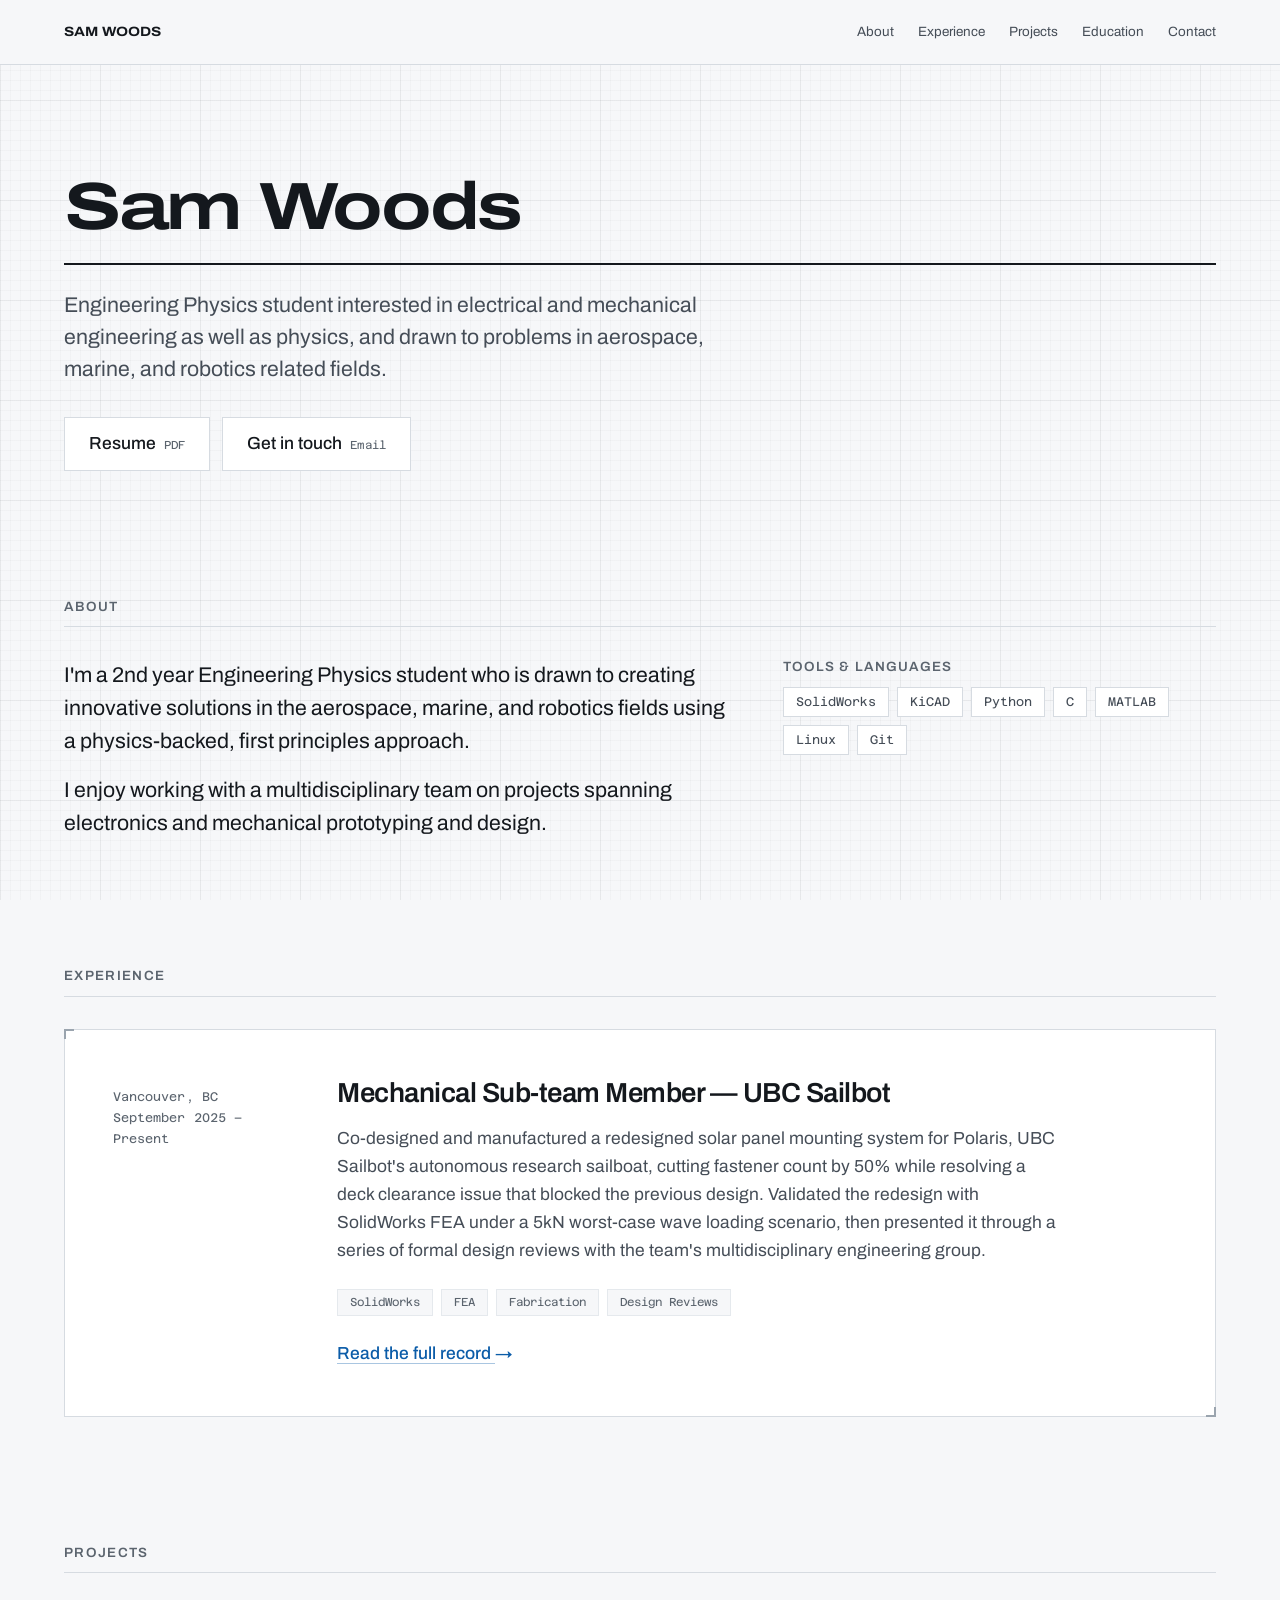
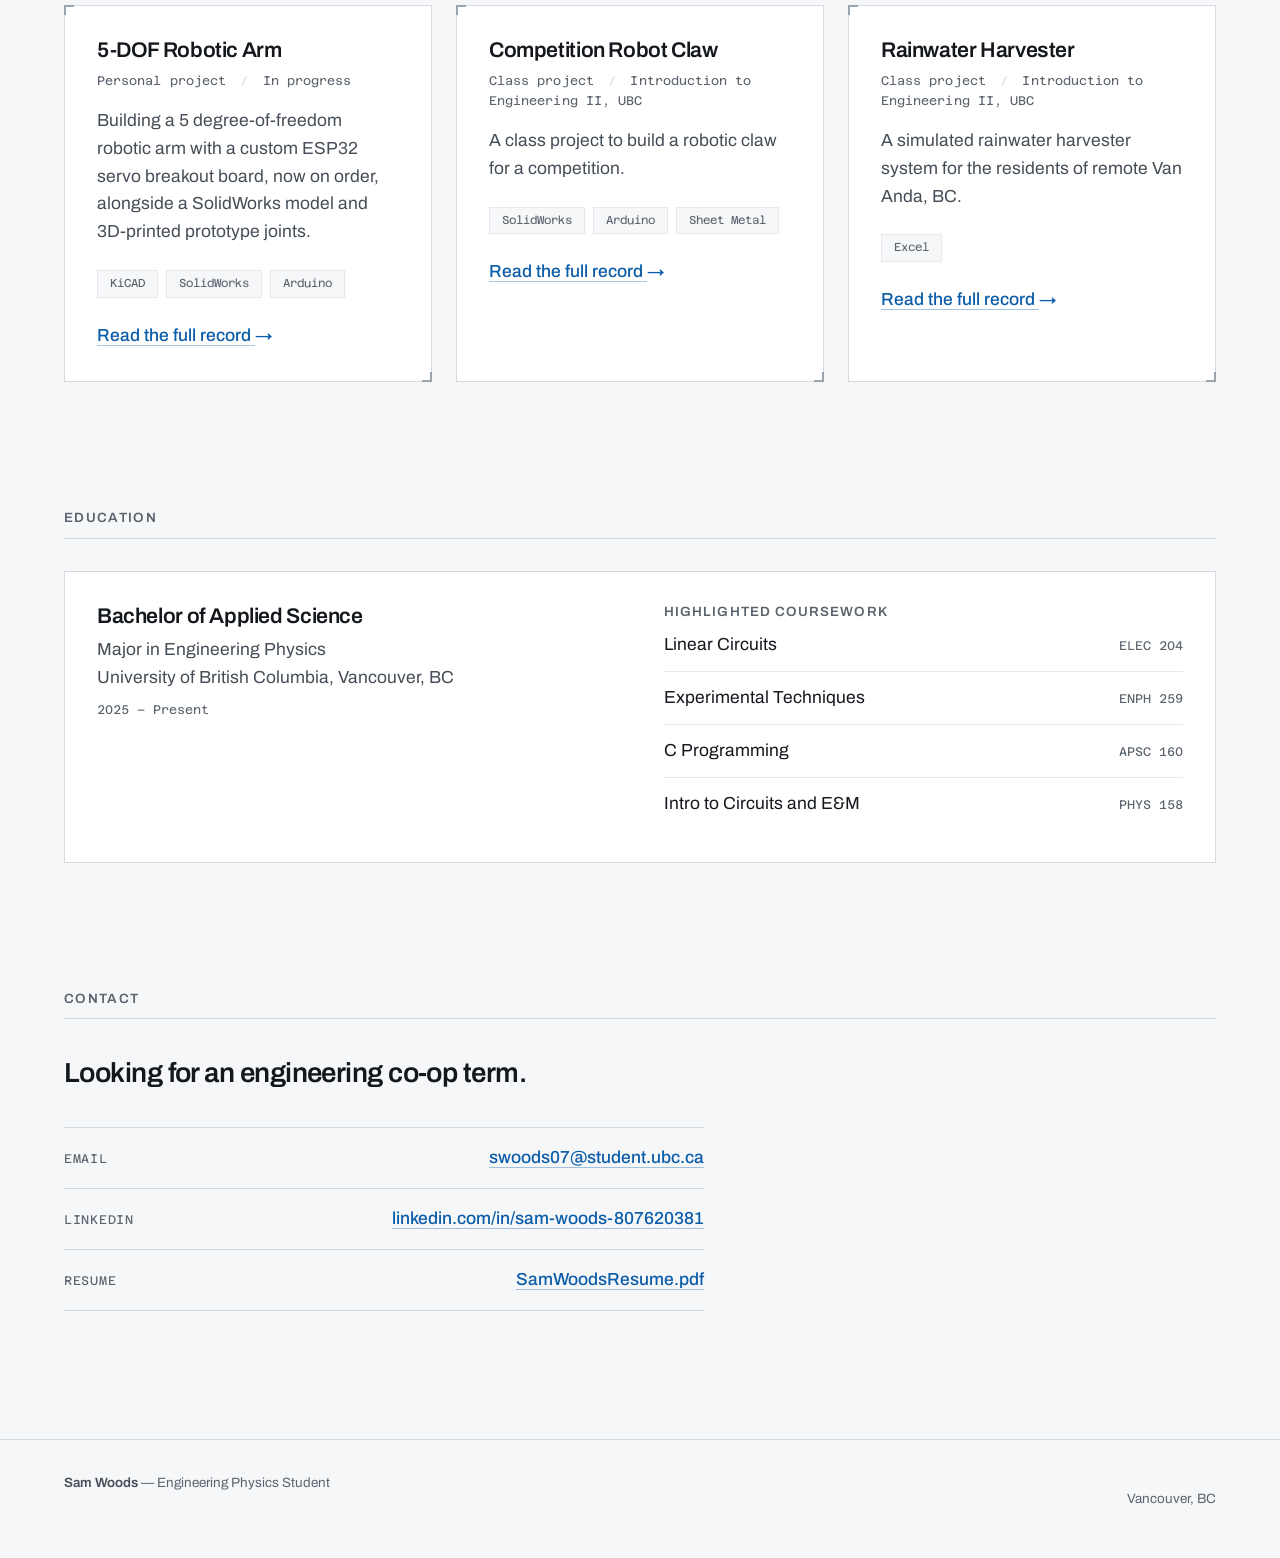
<file: index.html>
<!DOCTYPE html>
<html lang="en" >
<head>
<meta charset="utf-8">
<meta name="viewport" content="width=device-width, initial-scale=1">
<title>Sam Woods — Engineering Physics</title>
<meta name="description" content="Sam Woods, a second-year Engineering Physics student at UBC, working on mechanical design, embedded electronics, and manufacturing through UBC Sailbot and personal robotics projects.">
<meta name="author" content="Sam Woods">
<meta property="og:title" content="Sam Woods — Engineering Physics">
<meta property="og:description" content="Second-year Engineering Physics student at UBC. Mechanical design, embedded electronics, and manufacturing, through UBC Sailbot and personal robotics projects.">
<meta property="og:type" content="profile">
<link rel="preconnect" href="https://fonts.googleapis.com">
<link rel="preconnect" href="https://fonts.gstatic.com" crossorigin>
<link href="https://fonts.googleapis.com/css2?family=Archivo:wdth,wght@100..125,400..700&family=Azeret+Mono:wght@400..600&display=swap" rel="stylesheet">
<link rel="stylesheet" href="assets/site.css">
<script>document.documentElement.className += " js";</script>
</head>
<body>

<a class="skip-link" href="#main">Skip to content</a>

<header class="nav">
  <div class="shell nav__inner">
    <a class="nav__mark" href="index.html">Sam Woods</a>
    <nav aria-label="Sections">
      <ul class="nav__links">
        <li><a href="#about">About</a></li>
        <li><a href="#experience">Experience</a></li>
        <li><a href="#projects">Projects</a></li>
        <li><a href="#education">Education</a></li>
        <li><a href="#contact">Contact</a></li>
      </ul>
    </nav>
  </div>
</header>

<main id="main">

  <!-- Hero ---------------------------------------------------------------->
  <section class="hero shell">
    <h1 class="hero__name">Sam Woods</h1>
    <div class="hero__rule"></div>
    <p class="hero__lede">
      Engineering Physics student interested in electrical and mechanical
      engineering as well as physics, and drawn to problems in aerospace,
      marine, and robotics related fields.
    </p>
    <div class="hero__actions">
      <a class="action" href="assets/SamWoodsResume.pdf">
        Resume <span class="action__meta">PDF</span>
      </a>
      <a class="action" href="mailto:swoods07@student.ubc.ca">
        Get in touch <span class="action__meta">Email</span>
      </a>
    </div>
  </section>

  <!-- About --------------------------------------------------------------->
  <section class="section shell" id="about">
    <div class="section__head">
      <h2 class="section__title">About</h2>
      <div class="section__rule"></div>
    </div>

    <div class="about">
      <div class="about__body prose">
        <p>
          I'm a 2nd year Engineering Physics student who is drawn to creating
          innovative solutions in the aerospace, marine, and robotics fields
          using a physics-backed, first principles approach.
        </p>
        <p>
          I enjoy working with a multidisciplinary team on projects spanning
          electronics and mechanical prototyping and design.
        </p>
      </div>

      <div class="skills">
        <h3 class="skills__heading">Tools &amp; languages</h3>
        <ul class="skills__list">
          <li>SolidWorks</li>
          <li>KiCAD</li>
          <li>Python</li>
          <li>C</li>
          <li>MATLAB</li>
          <li>Linux</li>
          <li>Git</li>
        </ul>
      </div>
    </div>
  </section>

  <!-- Experience ---------------------------------------------------------->
  <section class="section shell" id="experience">
    <div class="section__head">
      <h2 class="section__title">Experience</h2>
      <div class="section__rule"></div>
    </div>

    <ul class="entries">
      <li>
        <article class="entry entry--lead">
          <p class="entry__meta entry__meta--side">
            Vancouver, BC<br>September 2025 – Present
          </p>
          <div class="entry__main">
            <h3 class="entry__title">
              <a href="sailbot.html">Mechanical Sub-team Member — UBC Sailbot</a>
            </h3>
            <p class="entry__body">
              Co-designed and manufactured a redesigned solar panel mounting
              system for Polaris, UBC Sailbot's autonomous research sailboat,
              cutting fastener count by 50% while resolving a deck clearance
              issue that blocked the previous design. Validated the redesign
              with SolidWorks FEA under a 5kN worst-case wave loading scenario,
              then presented it through a series of formal design reviews with
              the team's multidisciplinary engineering group.
            </p>
            <ul class="entry__tags">
              <li>SolidWorks</li>
              <li>FEA</li>
              <li>Fabrication</li>
              <li>Design Reviews</li>
            </ul>
            <a class="entry__more" href="sailbot.html">
              Read the full record <span class="arrow" aria-hidden="true">→</span>
            </a>
          </div>
        </article>
      </li>
    </ul>
  </section>

  <!-- Projects ------------------------------------------------------------>
  <section class="section shell" id="projects">
    <div class="section__head">
      <h2 class="section__title">Projects</h2>
      <div class="section__rule"></div>
    </div>

    <ul class="entries">

      <li>
        <article class="entry">
          <div class="entry__main">
            <h3 class="entry__title">
              <a href="arm.html">5-DOF Robotic Arm</a>
            </h3>
            <p class="entry__meta">
              Personal project <span class="sep">/</span> In progress
            </p>
            <p class="entry__body">
              Building a 5 degree-of-freedom robotic arm with a custom ESP32
              servo breakout board, now on order, alongside a SolidWorks
              model and 3D-printed prototype joints.
            </p>
            <ul class="entry__tags">
              <li>KiCAD</li>
              <li>SolidWorks</li>
              <li>Arduino</li>
            </ul>
            <a class="entry__more" href="arm.html">
              Read the full record <span class="arrow" aria-hidden="true">→</span>
            </a>
          </div>
        </article>
      </li>

      <li>
        <article class="entry">
          <div class="entry__main">
            <h3 class="entry__title">
              <a href="claw.html">Competition Robot Claw</a>
            </h3>
            <p class="entry__meta">
              Class project <span class="sep">/</span> Introduction to Engineering II, UBC
            </p>
            <p class="entry__body">
              A class project to build a robotic claw for a competition.
            </p>
            <ul class="entry__tags">
              <li>SolidWorks</li>
              <li>Arduino</li>
              <li>Sheet Metal</li>
            </ul>
            <a class="entry__more" href="claw.html">
              Read the full record <span class="arrow" aria-hidden="true">→</span>
            </a>
          </div>
        </article>
      </li>

      <li>
        <article class="entry">
          <div class="entry__main">
            <h3 class="entry__title">
              <a href="rainwater-harvester.html">Rainwater Harvester</a>
            </h3>
            <p class="entry__meta">
              Class project <span class="sep">/</span> Introduction to Engineering II, UBC
            </p>
            <p class="entry__body">
              A simulated rainwater harvester system for the residents of
              remote Van Anda, BC.
            </p>
            <ul class="entry__tags">
              <li>Excel</li>
            </ul>
            <a class="entry__more" href="rainwater-harvester.html">
              Read the full record <span class="arrow" aria-hidden="true">→</span>
            </a>
          </div>
        </article>
      </li>

    </ul>
  </section>

  <!-- Education ----------------------------------------------------------->
  <section class="section shell" id="education">
    <div class="section__head">
      <h2 class="section__title">Education</h2>
      <div class="section__rule"></div>
    </div>

    <div class="education">
      <div>
        <h3 class="education__degree">Bachelor of Applied Science</h3>
        <p class="education__school">
          Major in Engineering Physics<br>
          University of British Columbia, Vancouver, BC
        </p>
        <p class="education__dates">2025 – Present</p>
      </div>

      <div>
        <h3 class="skills__heading">Highlighted coursework</h3>
        <ul class="courses">
          <li><span>Linear Circuits</span> <span class="code">ELEC 204</span></li>
          <li><span>Experimental Techniques</span> <span class="code">ENPH 259</span></li>
          <li><span>C Programming</span> <span class="code">APSC 160</span></li>
          <li><span>Intro to Circuits and E&amp;M</span> <span class="code">PHYS 158</span></li>
        </ul>
      </div>
    </div>
  </section>

  <!-- Contact ------------------------------------------------------------->
  <section class="section shell" id="contact">
    <div class="section__head">
      <h2 class="section__title">Contact</h2>
      <div class="section__rule"></div>
    </div>

    <p class="contact__lede">
      Looking for an engineering co-op term.
    </p>

    <ul class="contact__list">
      <li>
        <span class="contact__key">Email</span>
        <a href="mailto:swoods07@student.ubc.ca">swoods07@student.ubc.ca</a>
      </li>
      <li>
        <span class="contact__key">LinkedIn</span>
        <a href="https://linkedin.com/in/sam-woods-807620381">linkedin.com/in/sam-woods-807620381</a>
      </li>
      <li>
        <span class="contact__key">Resume</span>
        <a href="assets/SamWoodsResume.pdf">SamWoodsResume.pdf</a>
      </li>
    </ul>
  </section>

</main>

<footer class="footer">
  <div class="shell footer__inner">
    <p><strong>Sam Woods</strong> — Engineering Physics Student</p>
    <p>Vancouver, BC</p>
  </div>
</footer>

<script src="assets/site.js"></script>
</body>
</html>
</file>
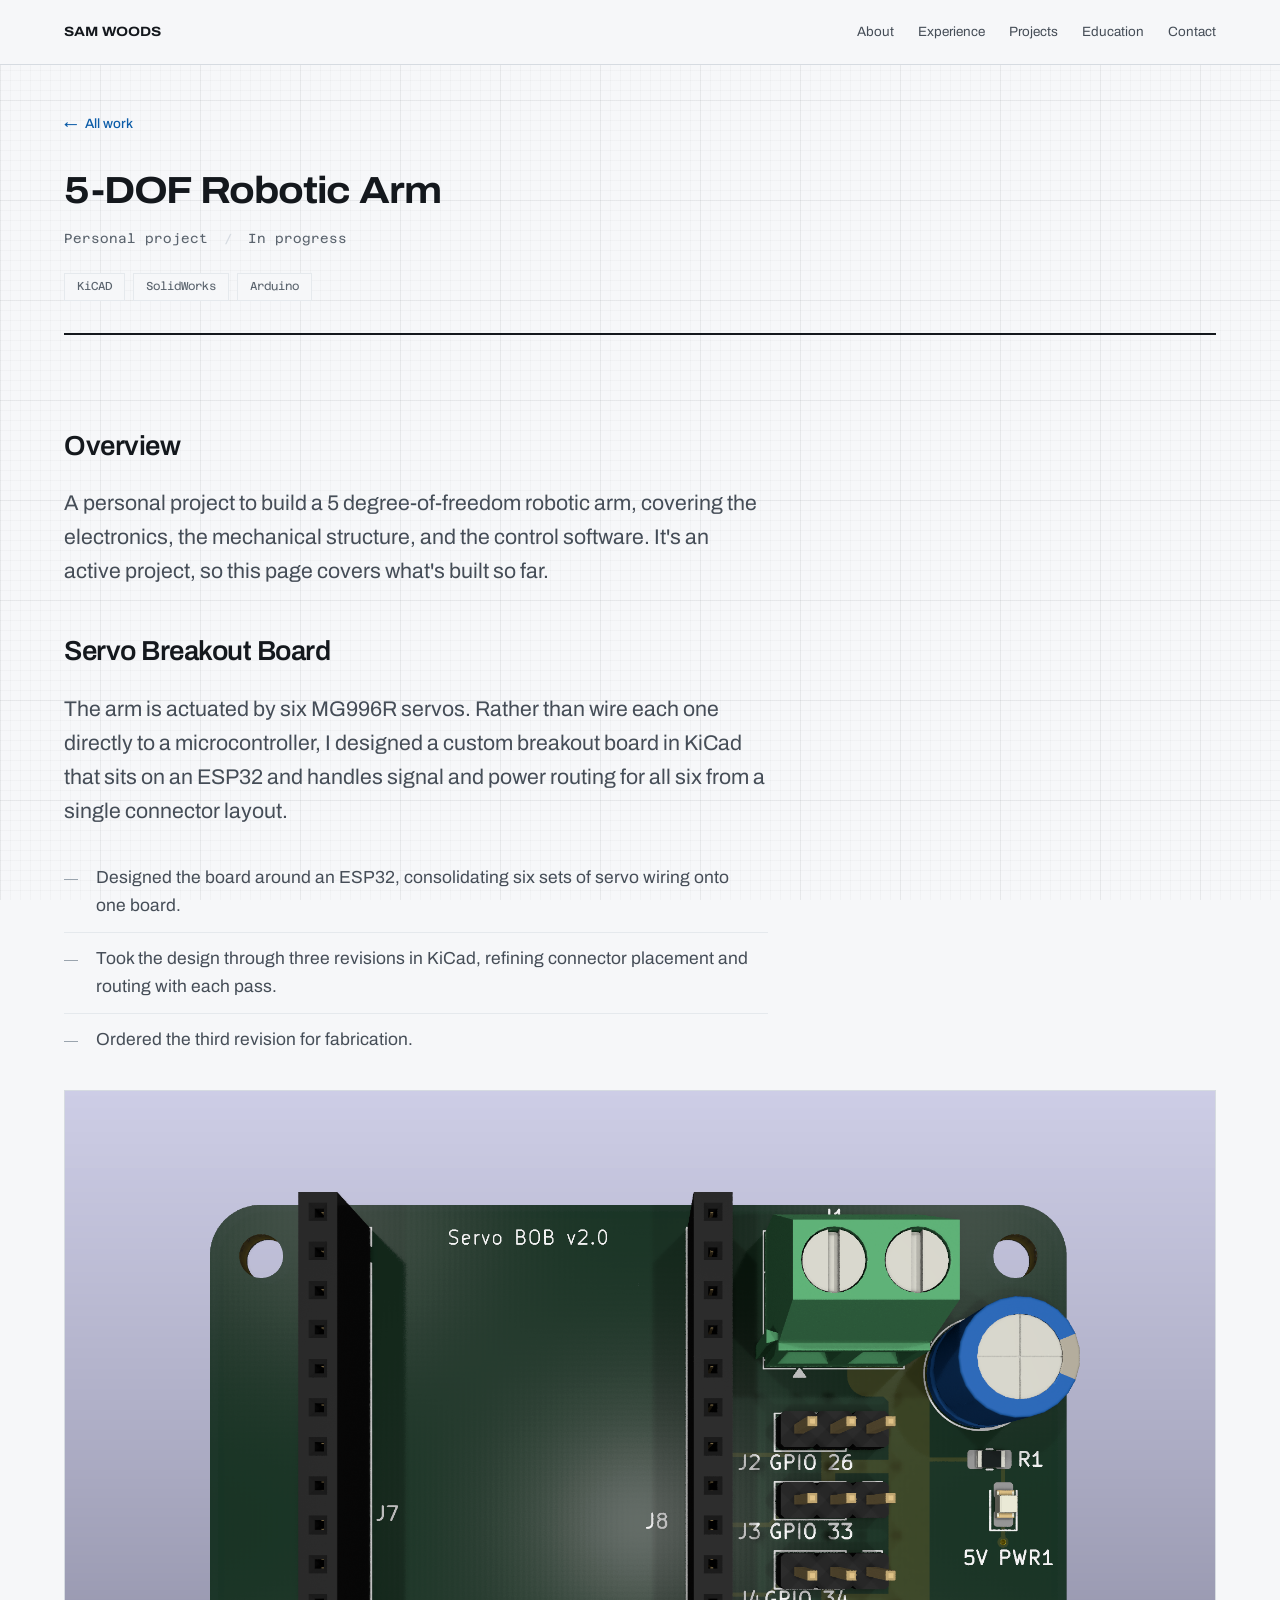
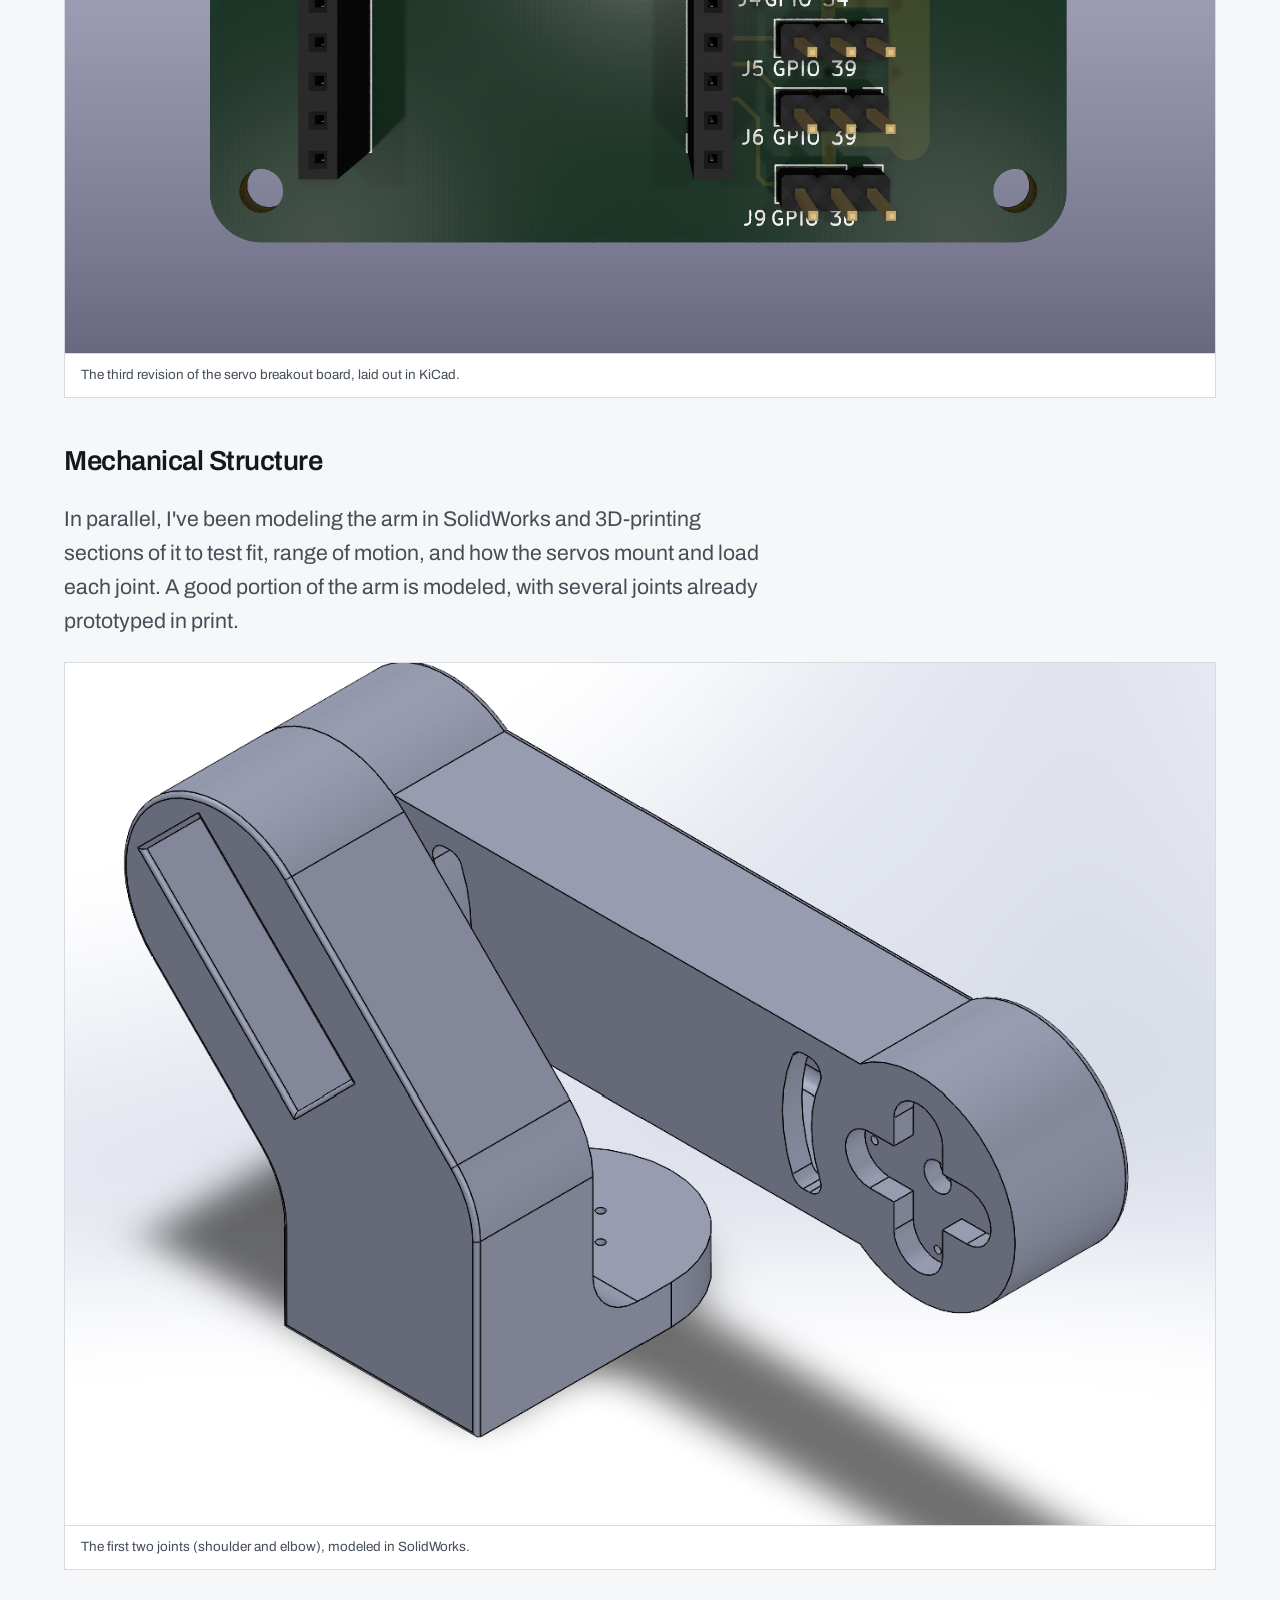
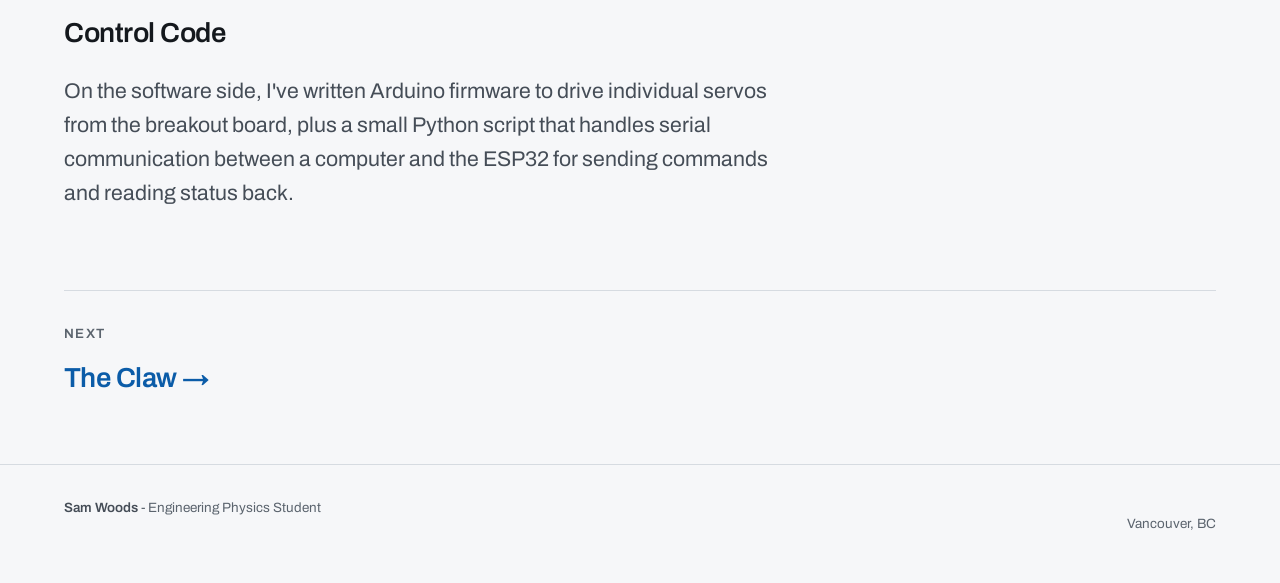
<file: arm.html>
<!DOCTYPE html>
<html lang="en">
<head>
<meta charset="utf-8">
<meta name="viewport" content="width=device-width, initial-scale=1">
<title>5-DOF Robotic Arm - Sam Woods</title>
<meta name="description" content="A custom ESP32 servo breakout board and a 3D-printed, SolidWorks-modeled mechanical structure for a 5 degree-of-freedom robotic arm.">
<meta property="og:title" content="5-DOF Robotic Arm - Sam Woods">
<meta property="og:description" content="A custom ESP32 servo breakout board and a 3D-printed mechanical structure for a 5 degree-of-freedom robotic arm.">
<meta property="og:type" content="article">
<link rel="preconnect" href="https://fonts.googleapis.com">
<link rel="preconnect" href="https://fonts.gstatic.com" crossorigin>
<link href="https://fonts.googleapis.com/css2?family=Archivo:wdth,wght@100..125,400..700&family=Azeret+Mono:wght@400..600&display=swap" rel="stylesheet">
<link rel="stylesheet" href="assets/site.css">
<script>document.documentElement.className += " js";</script>
</head>
<body>

<a class="skip-link" href="#main">Skip to content</a>

<header class="nav">
  <div class="shell nav__inner">
    <a class="nav__mark" href="index.html">Sam Woods</a>
    <nav aria-label="Sections">
      <ul class="nav__links">
        <li><a href="index.html#about">About</a></li>
        <li><a href="index.html#experience">Experience</a></li>
        <li><a href="index.html#projects">Projects</a></li>
        <li><a href="index.html#education">Education</a></li>
        <li><a href="index.html#contact">Contact</a></li>
      </ul>
    </nav>
  </div>
</header>

<main id="main" class="shell">

  <a class="back" href="index.html#projects">
    <span class="arrow" aria-hidden="true">←</span> All work
  </a>

  <div class="page-head">
    <h1 class="page-head__title">5-DOF Robotic Arm</h1>
    <p class="page-head__meta">
      Personal project <span class="sep">/</span> In progress
    </p>

    <ul class="entry__tags">
      <li>KiCAD</li>
      <li>SolidWorks</li>
      <li>Arduino</li>
    </ul>

    <div class="page-head__rule"></div>
  </div>

  <article class="doc">

    <section class="doc__section">
      <h2 class="doc__heading">Overview</h2>
      <div class="prose">
        <p>
          A personal project to build a 5 degree-of-freedom robotic arm,
          covering the electronics, the mechanical structure, and the control
          software. It's an active project, so this page covers what's built
          so far.
        </p>
      </div>
    </section>

    <section class="doc__section">
      <h2 class="doc__heading">Servo Breakout Board</h2>
      <div class="prose">
        <p>
          The arm is actuated by six MG996R servos. Rather than wire each one
          directly to a microcontroller, I designed a custom breakout board in
          KiCad that sits on an ESP32 and handles signal and power routing for
          all six from a single connector layout.
        </p>
      </div>

      <ul class="speclist">
        <li>
          Designed the board around an ESP32, consolidating six sets of servo
          wiring onto one board.
        </li>
        <li>
          Took the design through three revisions in KiCad, refining
          connector placement and routing with each pass.
        </li>
        <li>
          Ordered the third revision for fabrication.
        </li>
      </ul>

      <div class="plates">
        <figure class="plate">
          <img src="assets/img/board.png"
               alt="KiCad layout of the ESP32 servo breakout board"
               loading="lazy" width="800" height="600">
          <figcaption>
            The third revision of the servo breakout board, laid out in KiCad.
          </figcaption>
        </figure>
      </div>
    </section>

    <section class="doc__section">
      <h2 class="doc__heading">Mechanical Structure</h2>
      <div class="prose">
        <p>
          In parallel, I've been modeling the arm in SolidWorks and
          3D-printing sections of it to test fit, range of motion, and how the
          servos mount and load each joint. A good portion of the arm is
          modeled, with several joints already prototyped in print.
        </p>
      </div>

      <div class="plates">
        <figure class="plate">
          <img src="assets/img/arm.png"
               alt="SolidWorks model of the shoulder and elbow joints"
               loading="lazy" width="800" height="600">
          <figcaption>
            The first two joints (shoulder and elbow), modeled in SolidWorks.
          </figcaption>
        </figure>
      </div>
    </section>

    <section class="doc__section">
      <h2 class="doc__heading">Control Code</h2>
      <div class="prose">
        <p>
          On the software side, I've written Arduino firmware to drive
          individual servos from the breakout board, plus a small Python
          script that handles serial communication between a computer and the
          ESP32 for sending commands and reading status back.
        </p>
      </div>
    </section>

  </article>

  <div class="next-up">
    <p class="next-up__label">Next</p>
    <a class="next-up__link" href="claw.html">
      The Claw <span class="arrow" aria-hidden="true">→</span>
    </a>
  </div>

</main>

<footer class="footer">
  <div class="shell footer__inner">
    <p><strong>Sam Woods</strong> - Engineering Physics Student</p>
    <p>Vancouver, BC</p>
  </div>
</footer>

<script src="assets/site.js"></script>
</body>
</html>
</file>
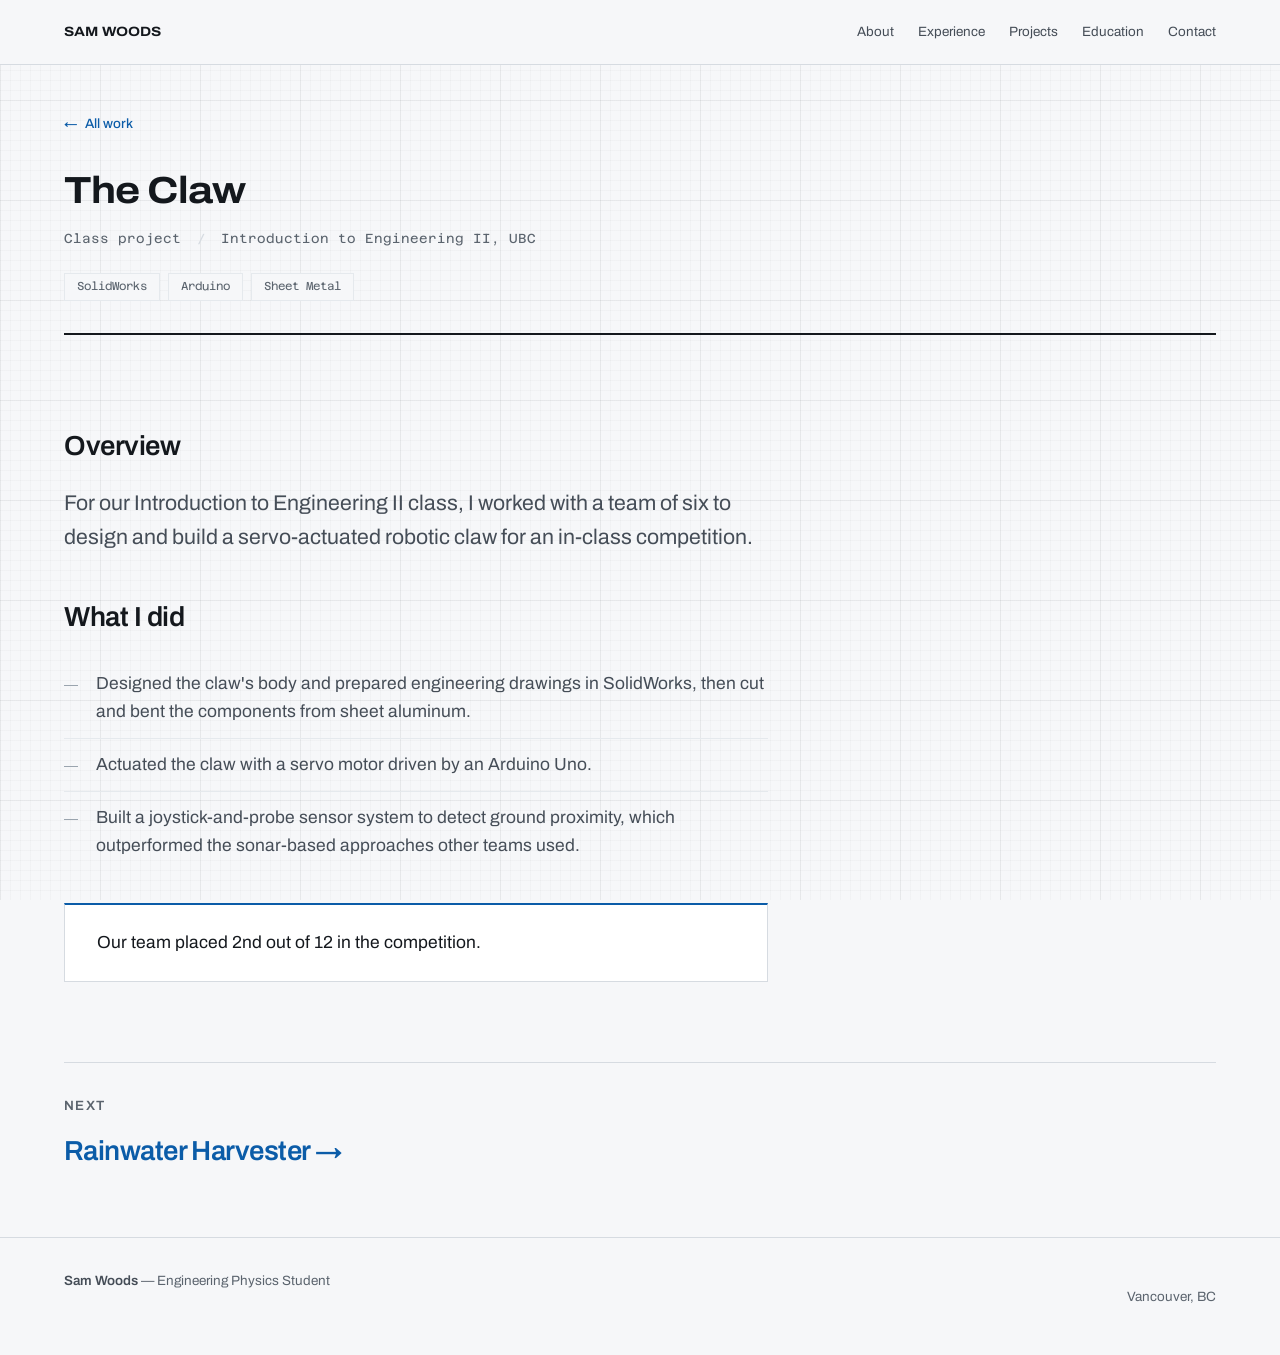
<file: claw.html>
<!DOCTYPE html>
<html lang="en">
<head>
<meta charset="utf-8">
<meta name="viewport" content="width=device-width, initial-scale=1">
<title>Competition Robot Claw— Sam Woods</title>
<meta name="description" content="A servo-actuated robotic claw built with a team of six for an in-class competition, with a joystick-and-probe ground detection sensor.">
<meta property="og:title" content="The Claw — Sam Woods">
<meta property="og:description" content="A servo-actuated robotic claw built with a team of six for an in-class competition.">
<meta property="og:type" content="article">
<link rel="preconnect" href="https://fonts.googleapis.com">
<link rel="preconnect" href="https://fonts.gstatic.com" crossorigin>
<link href="https://fonts.googleapis.com/css2?family=Archivo:wdth,wght@100..125,400..700&family=Azeret+Mono:wght@400..600&display=swap" rel="stylesheet">
<link rel="stylesheet" href="assets/site.css">
<script>document.documentElement.className += " js";</script>
</head>
<body>

<a class="skip-link" href="#main">Skip to content</a>

<header class="nav">
  <div class="shell nav__inner">
    <a class="nav__mark" href="index.html">Sam Woods</a>
    <nav aria-label="Sections">
      <ul class="nav__links">
        <li><a href="index.html#about">About</a></li>
        <li><a href="index.html#experience">Experience</a></li>
        <li><a href="index.html#projects">Projects</a></li>
        <li><a href="index.html#education">Education</a></li>
        <li><a href="index.html#contact">Contact</a></li>
      </ul>
    </nav>
  </div>
</header>

<main id="main" class="shell">

  <a class="back" href="index.html#projects">
    <span class="arrow" aria-hidden="true">←</span> All work
  </a>

  <div class="page-head">
    <h1 class="page-head__title">The Claw</h1>
    <p class="page-head__meta">
      Class project <span class="sep">/</span> Introduction to Engineering II, UBC
    </p>

    <ul class="entry__tags">
      <li>SolidWorks</li>
      <li>Arduino</li>
      <li>Sheet Metal</li>
    </ul>

    <div class="page-head__rule"></div>
  </div>

  <article class="doc">

    <section class="doc__section">
      <h2 class="doc__heading">Overview</h2>
      <div class="prose">
        <p>
          For our Introduction to Engineering II class, I worked with a team of
          six to design and build a servo-actuated robotic claw for an in-class
          competition.
        </p>
      </div>
    </section>

    <section class="doc__section">
      <h2 class="doc__heading">What I did</h2>
      <ul class="speclist">
        <li>
          Designed the claw's body and prepared engineering drawings in
          SolidWorks, then cut and bent the components from sheet aluminum.
        </li>
        <li>
          Actuated the claw with a servo motor driven by an Arduino Uno.
        </li>
        <li>
          Built a joystick-and-probe sensor system to detect ground proximity,
          which outperformed the sonar-based approaches other teams used.
        </li>
      </ul>

      <div class="callout">
        <p>Our team placed 2nd out of 12 in the competition.</p>
      </div>
    </section>

  </article>

  <div class="next-up">
    <p class="next-up__label">Next</p>
    <a class="next-up__link" href="rainwater-harvester.html">
      Rainwater Harvester <span class="arrow" aria-hidden="true">→</span>
    </a>
  </div>

</main>

<footer class="footer">
  <div class="shell footer__inner">
    <p><strong>Sam Woods</strong> — Engineering Physics Student</p>
    <p>Vancouver, BC</p>
  </div>
</footer>

<script src="assets/site.js"></script>
</body>
</html>
</file>
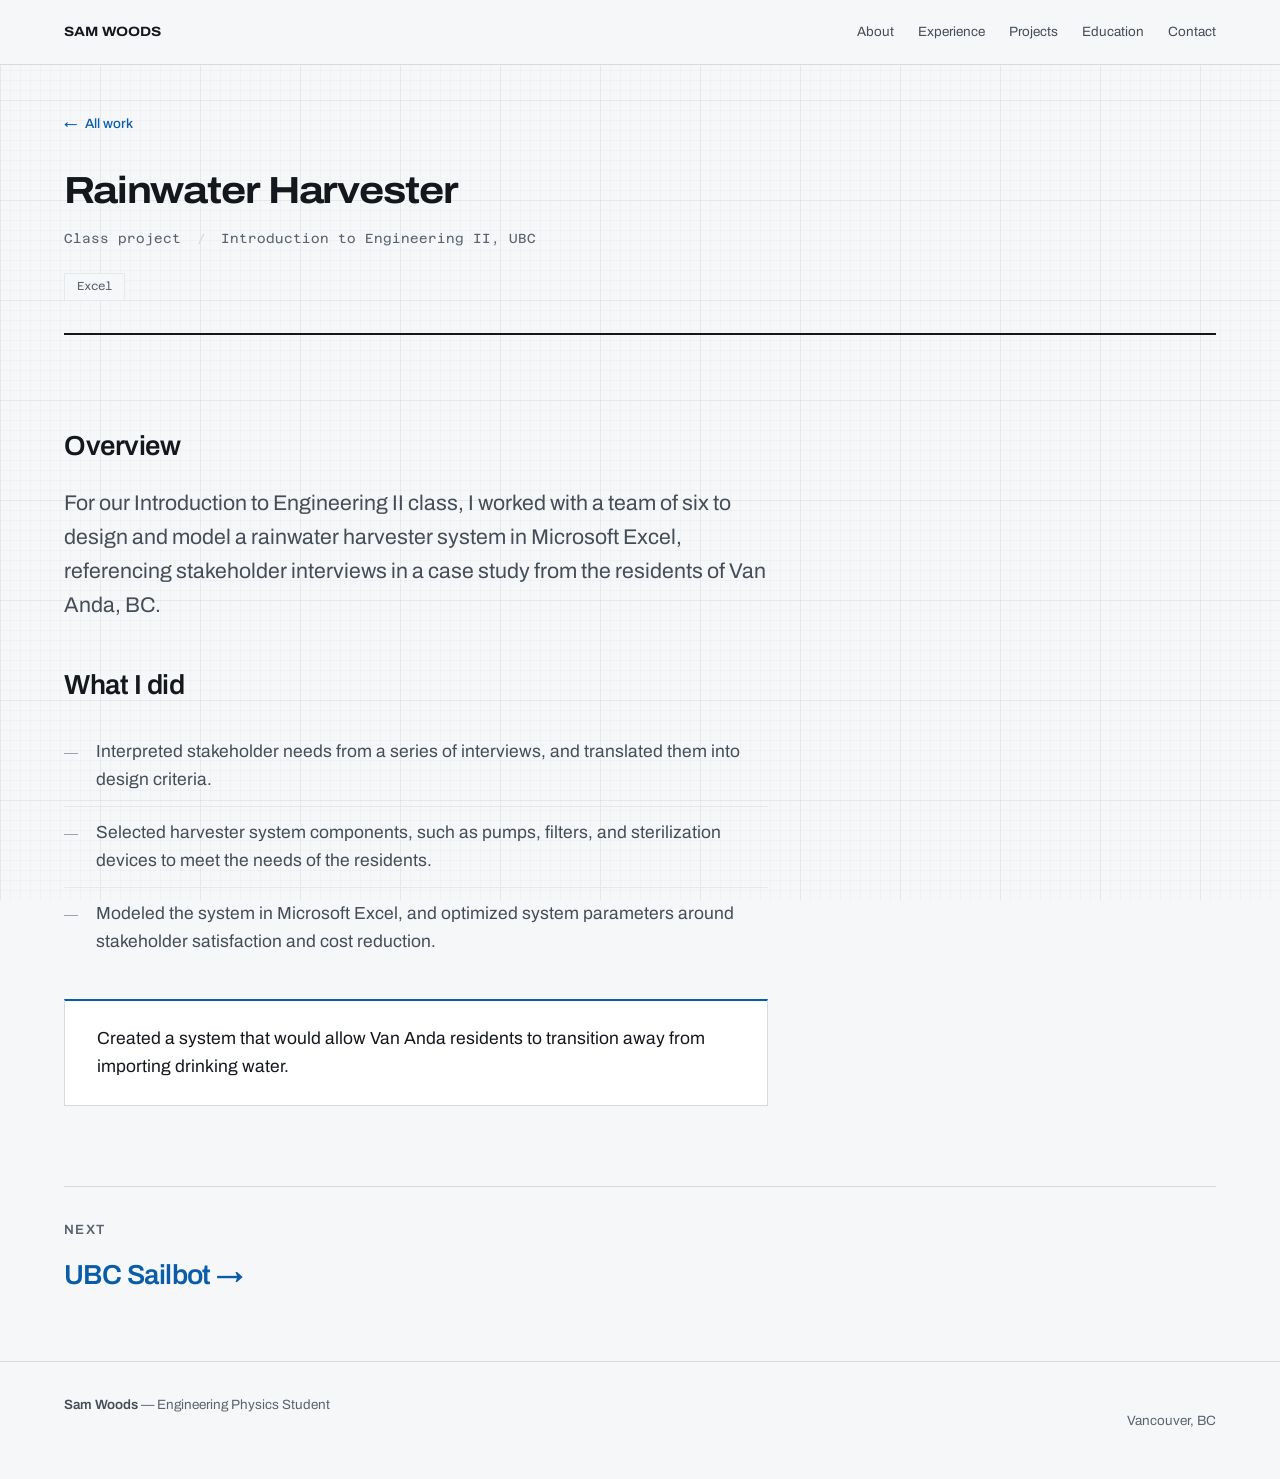
<file: rainwater-harvester.html>
<!DOCTYPE html>
<html lang="en">
<head>
<meta charset="utf-8">
<meta name="viewport" content="width=device-width, initial-scale=1">
<title>Rainwater Harvester — Sam Woods</title>
<meta name="description" content="A simulated rainwater harvester system modelled in Excel for the residents of remote Van Anda, BC, optimised around stakeholder satisfaction and cost.">
<meta property="og:title" content="Rainwater Harvester — Sam Woods">
<meta property="og:description" content="A simulated rainwater harvester system for the residents of remote Van Anda, BC.">
<meta property="og:type" content="article">
<link rel="preconnect" href="https://fonts.googleapis.com">
<link rel="preconnect" href="https://fonts.gstatic.com" crossorigin>
<link href="https://fonts.googleapis.com/css2?family=Archivo:wdth,wght@100..125,400..700&family=Azeret+Mono:wght@400..600&display=swap" rel="stylesheet">
<link rel="stylesheet" href="assets/site.css">
<script>document.documentElement.className += " js";</script>
</head>
<body>

<a class="skip-link" href="#main">Skip to content</a>

<header class="nav">
  <div class="shell nav__inner">
    <a class="nav__mark" href="index.html">Sam Woods</a>
    <nav aria-label="Sections">
      <ul class="nav__links">
        <li><a href="index.html#about">About</a></li>
        <li><a href="index.html#experience">Experience</a></li>
        <li><a href="index.html#projects">Projects</a></li>
        <li><a href="index.html#education">Education</a></li>
        <li><a href="index.html#contact">Contact</a></li>
      </ul>
    </nav>
  </div>
</header>

<main id="main" class="shell">

  <a class="back" href="index.html#projects">
    <span class="arrow" aria-hidden="true">←</span> All work
  </a>

  <div class="page-head">
    <h1 class="page-head__title">Rainwater Harvester</h1>
    <p class="page-head__meta">
      Class project <span class="sep">/</span> Introduction to Engineering II, UBC
    </p>

    <ul class="entry__tags">
      <li>Excel</li>
    </ul>

    <div class="page-head__rule"></div>
  </div>

  <article class="doc">

    <section class="doc__section">
      <h2 class="doc__heading">Overview</h2>
      <div class="prose">
        <p>
          For our Introduction to Engineering II class, I worked with a team of
          six to design and model a rainwater harvester system in Microsoft
          Excel, referencing stakeholder interviews in a case study from the
          residents of Van Anda, BC.
        </p>
      </div>
    </section>

    <section class="doc__section">
      <h2 class="doc__heading">What I did</h2>
      <ul class="speclist">
        <li>
          Interpreted stakeholder needs from a series of interviews, and
          translated them into design criteria.
        </li>
        <li>
          Selected harvester system components, such as pumps, filters, and
          sterilization devices to meet the needs of the residents.
        </li>
        <li>
          Modeled the system in Microsoft Excel, and optimized system parameters
          around stakeholder satisfaction and cost reduction.
        </li>
      </ul>

      <div class="callout">
        <p>
          Created a system that would allow Van Anda residents to transition
          away from importing drinking water.
        </p>
      </div>
    </section>

  </article>

  <div class="next-up">
    <p class="next-up__label">Next</p>
    <a class="next-up__link" href="sailbot.html">
      UBC Sailbot <span class="arrow" aria-hidden="true">→</span>
    </a>
  </div>

</main>

<footer class="footer">
  <div class="shell footer__inner">
    <p><strong>Sam Woods</strong> — Engineering Physics Student</p>
    <p>Vancouver, BC</p>
  </div>
</footer>

<script src="assets/site.js"></script>
</body>
</html>
</file>
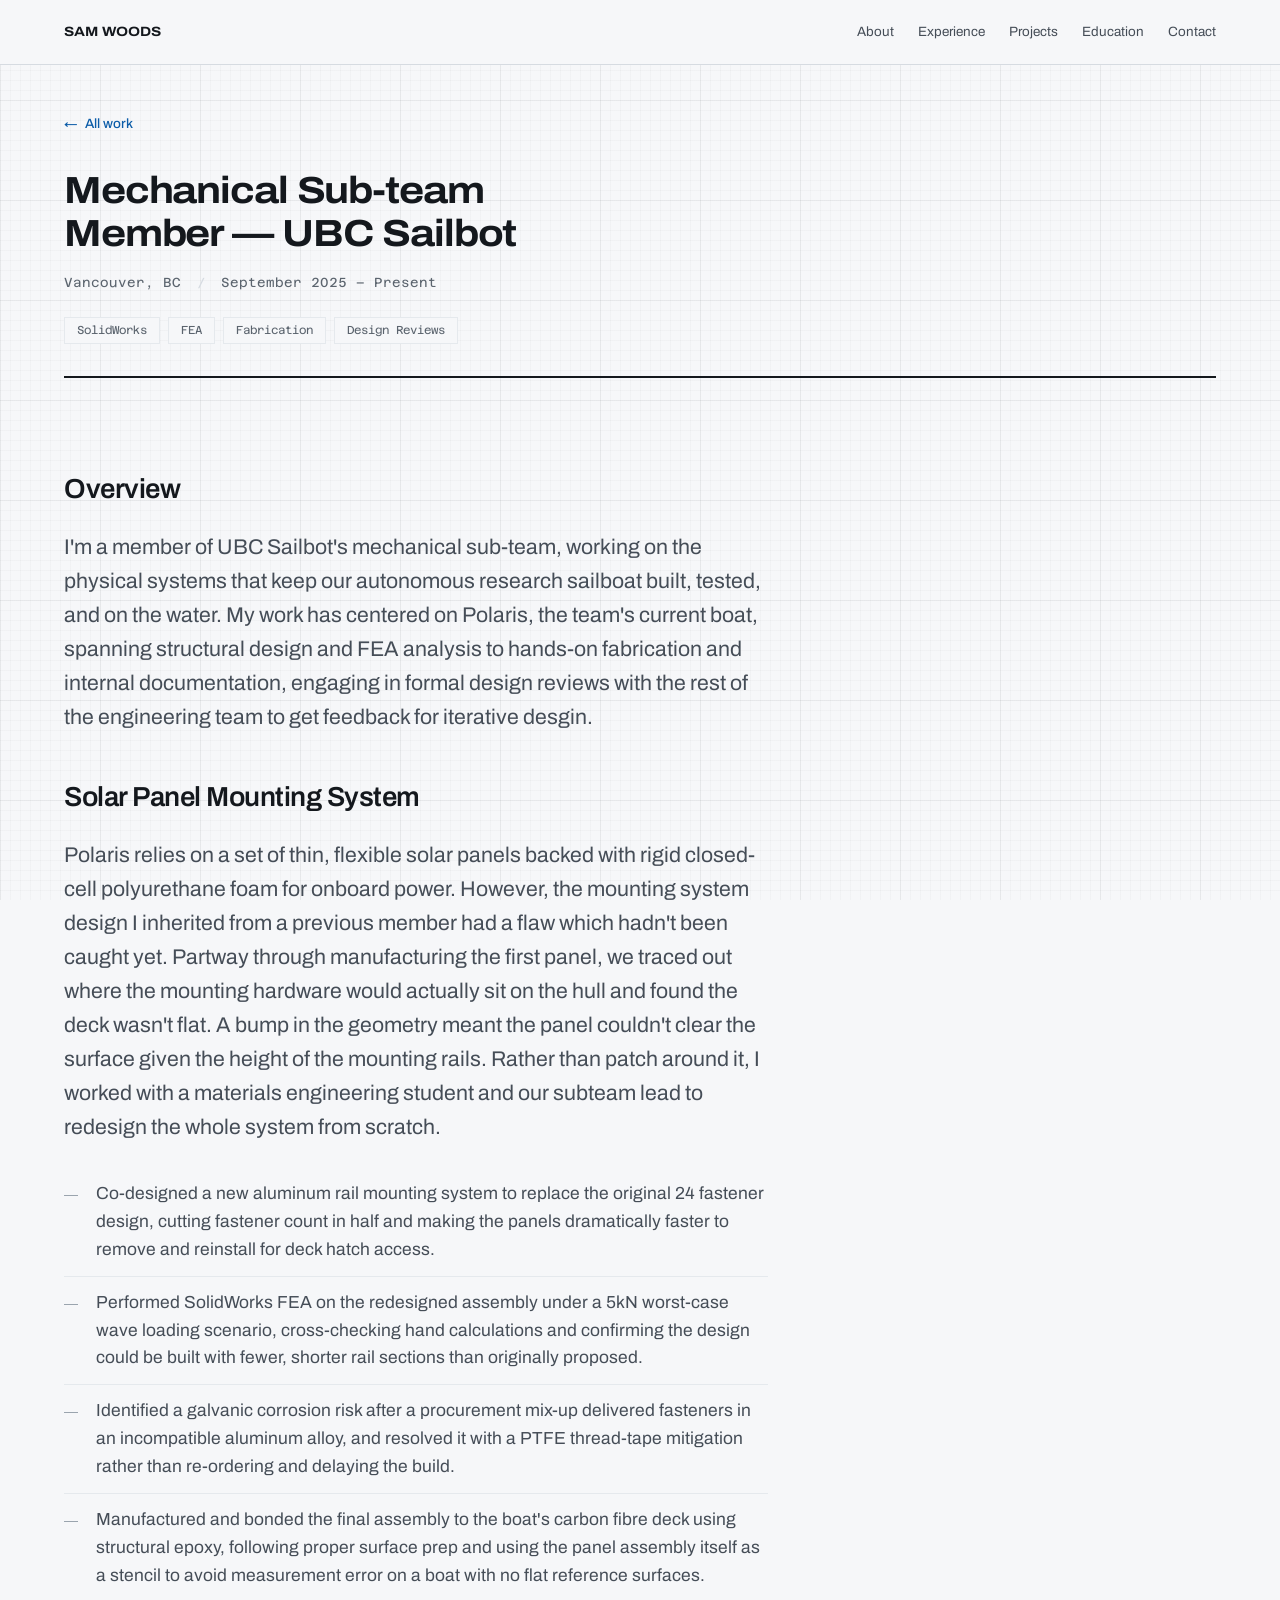
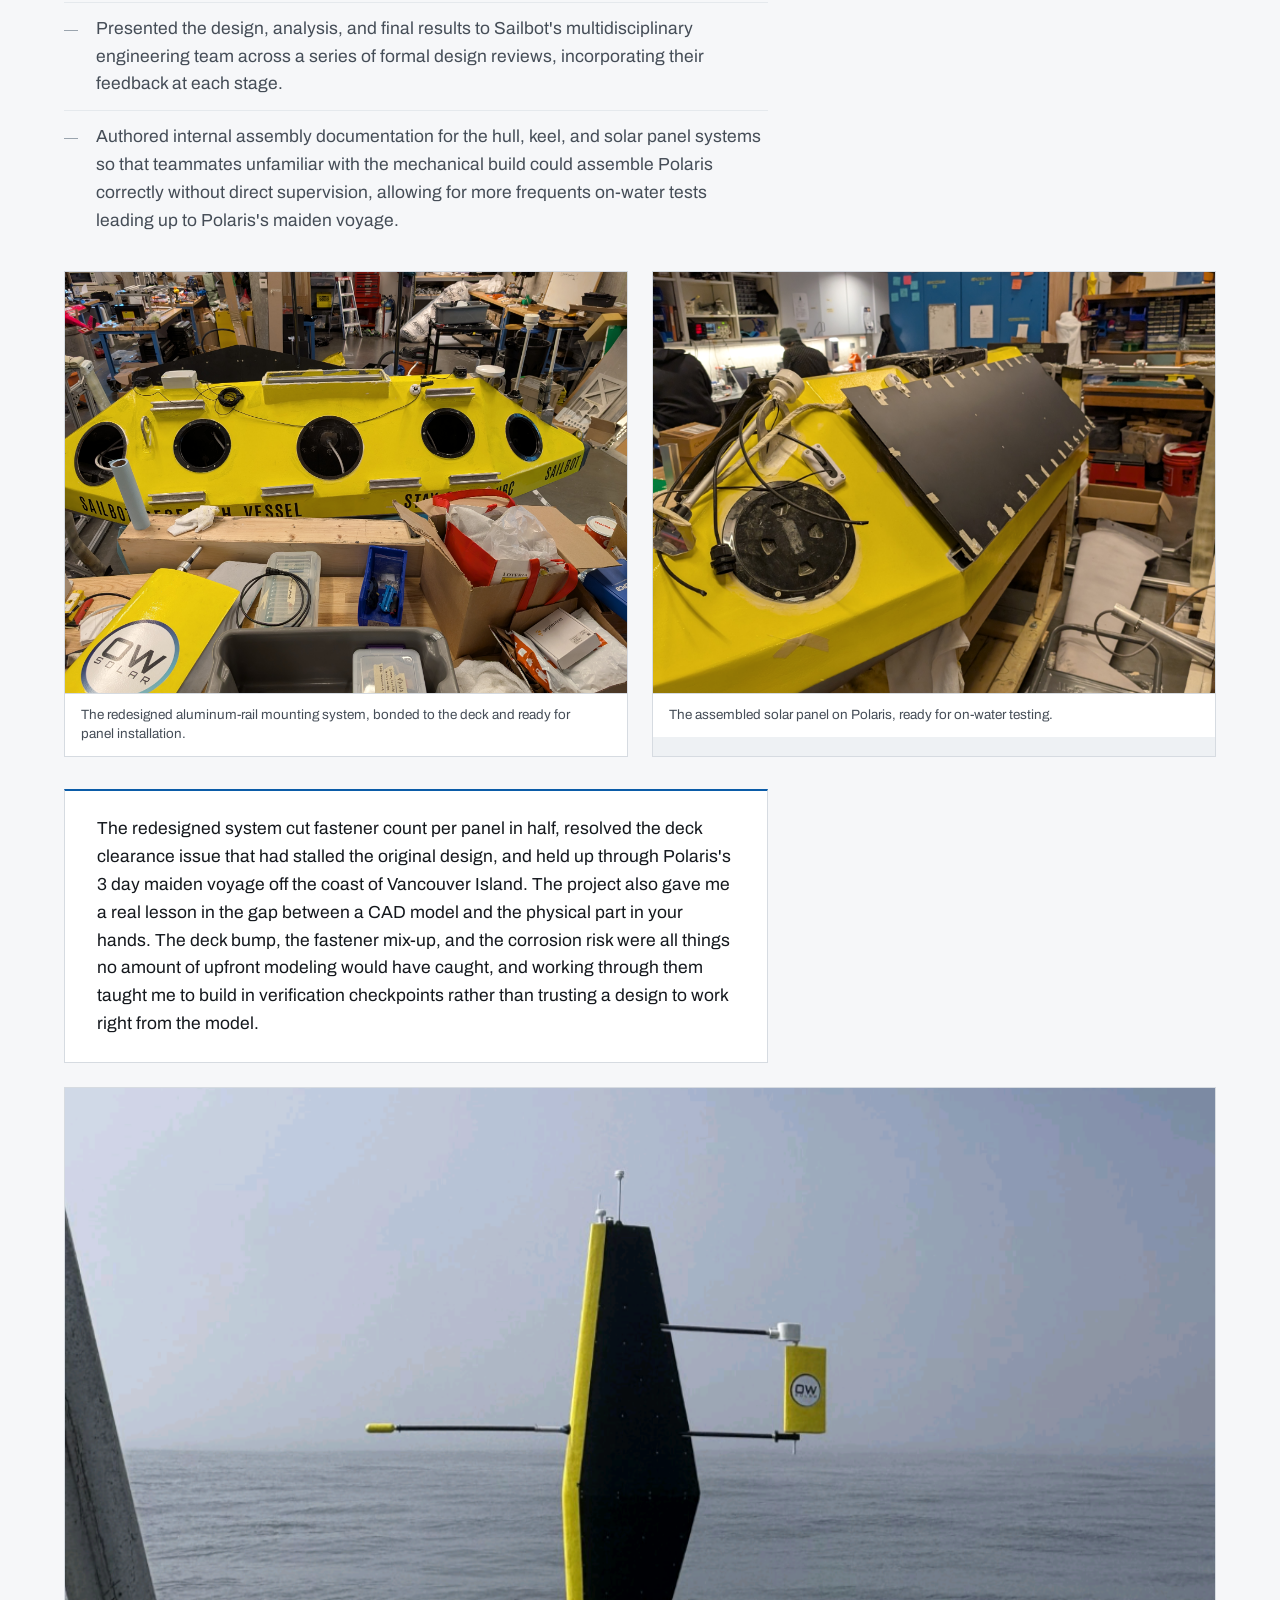
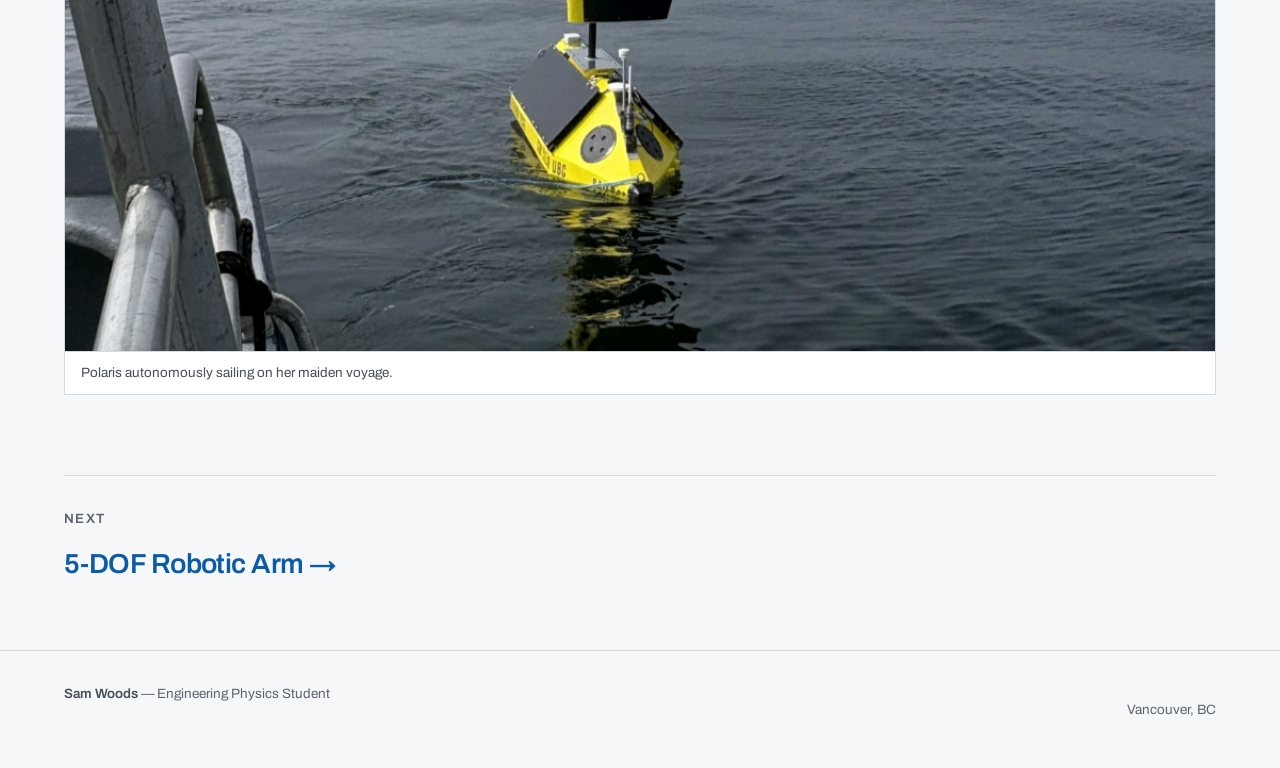
<file: sailbot.html>
<!DOCTYPE html>
<html lang="en">
<head>
<meta charset="utf-8">
<meta name="viewport" content="width=device-width, initial-scale=1">
<title>UBC Sailbot — Sam Woods</title>
<meta name="description" content="Redesigning, validating and manufacturing the solar panel mounting system for Polaris, UBC Sailbot's autonomous research sailboat.">
<meta property="og:title" content="UBC Sailbot — Sam Woods">
<meta property="og:description" content="Redesigning, validating and manufacturing the solar panel mounting system for Polaris, UBC Sailbot's autonomous research sailboat.">
<meta property="og:type" content="article">
<link rel="preconnect" href="https://fonts.googleapis.com">
<link rel="preconnect" href="https://fonts.gstatic.com" crossorigin>
<link href="https://fonts.googleapis.com/css2?family=Archivo:wdth,wght@100..125,400..700&family=Azeret+Mono:wght@400..600&display=swap" rel="stylesheet">
<link rel="stylesheet" href="assets/site.css">
<script>document.documentElement.className += " js";</script>
</head>
<body>

<a class="skip-link" href="#main">Skip to content</a>

<header class="nav">
  <div class="shell nav__inner">
    <a class="nav__mark" href="index.html">Sam Woods</a>
    <nav aria-label="Sections">
      <ul class="nav__links">
        <li><a href="index.html#about">About</a></li>
        <li><a href="index.html#experience">Experience</a></li>
        <li><a href="index.html#projects">Projects</a></li>
        <li><a href="index.html#education">Education</a></li>
        <li><a href="index.html#contact">Contact</a></li>
      </ul>
    </nav>
  </div>
</header>

<main id="main" class="shell">

  <a class="back" href="index.html#experience">
    <span class="arrow" aria-hidden="true">←</span> All work
  </a>

  <div class="page-head">
    <h1 class="page-head__title">Mechanical Sub-team Member — UBC Sailbot</h1>
    <p class="page-head__meta">
      Vancouver, BC <span class="sep">/</span> September 2025 – Present
    </p>

    <ul class="entry__tags">
      <li>SolidWorks</li>
      <li>FEA</li>
      <li>Fabrication</li>
      <li>Design Reviews</li>
    </ul>


    <div class="page-head__rule"></div>
  </div>

  <article class="doc">

    <section class="doc__section">
      <h2 class="doc__heading">Overview</h2>
      <div class="prose">
        <p>
          I'm a member of UBC Sailbot's mechanical sub-team, working on the
          physical systems that keep our autonomous research sailboat built,
          tested, and on the water. My work has centered on Polaris, the team's
          current boat, spanning structural design and FEA analysis to hands-on
          fabrication and internal documentation, engaging in formal design reviews
          with the rest of the engineering team to get feedback for iterative desgin.
        </p>
      </div>
    </section>

    <section class="doc__section">
      <h2 class="doc__heading">Solar Panel Mounting System</h2>

      <div class="prose">
        <p>
          Polaris relies on a set of thin, flexible solar panels backed  with rigid closed-cell polyurethane foam for onboard
          power. However, the mounting system design I inherited from a previous member had a flaw which hadn't been caught yet.
          Partway through
          manufacturing the first panel, we traced out where the mounting
          hardware would actually sit on the hull and found the deck wasn't
          flat. A bump in the geometry meant the panel couldn't clear the
          surface given the height of the mounting rails. Rather than patch around it, I worked with a materials
          engineering student and our subteam lead to redesign the whole system
          from scratch.
        </p>
      </div>

      <ul class="speclist">
        <li>
          Co-designed a new aluminum rail mounting system to replace the
          original 24 fastener design, cutting fastener count in half and making
          the panels dramatically faster to remove and reinstall for deck hatch
          access.
        </li>
        <li>
          Performed SolidWorks FEA on the redesigned assembly under a 5kN
          worst-case wave loading scenario, cross-checking hand calculations and
          confirming the design could be built with fewer, shorter rail sections
          than originally proposed.
        </li>
        <li>
          Identified a galvanic corrosion risk after a procurement mix-up
          delivered fasteners in an incompatible aluminum alloy, and resolved it
          with a PTFE thread-tape mitigation rather than re-ordering and
          delaying the build.
        </li>
        <li>
          Manufactured and bonded the final assembly to the boat's carbon fibre
          deck using structural epoxy, following proper surface prep and using
          the panel assembly itself as a stencil to avoid measurement error on a
          boat with no flat reference surfaces.
        </li>
        <li>
          Presented the design, analysis, and final results to Sailbot's
          multidisciplinary engineering team across a series of formal design
          reviews, incorporating their feedback at each stage.
        </li>
        <li>
          Authored internal assembly documentation for the hull, keel, and solar
          panel systems so that teammates unfamiliar with the mechanical build
          could assemble Polaris correctly without direct supervision, allowing for more frequents on-water tests leading up to Polaris's maiden voyage.
        </li>
      </ul>

      <div class="plates">
        <figure class="plate">
          <img src="assets/img/mounting.jpg"
               alt="Solar panel mounting assembly on Polaris's deck"
               loading="lazy" width="800" height="600">
          <figcaption>
            The redesigned aluminum-rail mounting system, bonded to the deck and
            ready for panel installation.
          </figcaption>
        </figure>
        <figure class="plate">
          <img src="assets/img/assembled-panel.jpg"
               alt="The assembled panel."
               loading="lazy" width="800" height="600">
          <figcaption>
            The assembled solar panel on Polaris, ready for on-water testing.
          </figcaption>
        </figure>
      </div>

      <div class="callout">
        <p>
          The redesigned system cut fastener count per panel in half, resolved
          the deck clearance issue that had stalled the original design, and
          held up through Polaris's 3 day maiden voyage off the coast of Vancouver Island.
           The project also gave me a real lesson in the gap
          between a CAD model and the physical part in your hands. The deck
          bump, the fastener mix-up, and the corrosion risk were all things no
          amount of upfront modeling would have caught, and working through them
          taught me to build in verification checkpoints rather than trusting a
          design to work right from the model.
        </p>
      </div>

      <div class="plates">
        <figure class="plate">
          <img src="assets/img/polarisSailing.png"
               alt="Polaris on her maiden voyage."
               loading="lazy" width="800" height="600">
          <figcaption>
            Polaris autonomously sailing on her maiden voyage.
          </figcaption>
        </figure>
      </div>
    </section>

  </article>

  <div class="next-up">
    <p class="next-up__label">Next</p>
    <a class="next-up__link" href="arm.html">
      5-DOF Robotic Arm <span class="arrow" aria-hidden="true">→</span>
    </a>
  </div>

</main>

<footer class="footer">
  <div class="shell footer__inner">
    <p><strong>Sam Woods</strong> — Engineering Physics Student</p>
    <p>Vancouver, BC</p>
  </div>
</footer>

<script src="assets/site.js"></script>
</body>
</html>
</file>
<file: assets/site.css>
/* ==========================================================================
   Sam Woods — Engineering Physics portfolio
   Shared stylesheet for index.html and the detail pages.

   Editing notes for future-you:
   - Colours, type sizes and spacing all come from the custom properties in
     :root below. Change them there, not further down.
   - Mono type (Azeret Mono) is reserved for data: dates, course codes,
     tool tags and contact keys. Don't use it for headings or body copy;
     keeping it to data is what stops it reading as decoration.
   ========================================================================== */

/* --------------------------------------------------------------------------
   1. Tokens
   -------------------------------------------------------------------------- */

:root {
  /* Surface — cool paper, never cream, never pure white */
  --paper:        #f6f7f9;
  --paper-raised: #ffffff;
  --paper-sunk:   #eef1f4;

  /* Ink — cool near-black, with secondary tones tinted from the same hue */
  --ink:    #14181d;
  --ink-2:  #454d57;
  --ink-3:  #5b646e; /* AA-safe for small text on --paper and on white */

  /* Hairlines */
  --rule:      #d6dbe1;
  --rule-soft: #e5e9ed;
  --tick:      #9aa4ae;

  /* The single accent. Actions and live values only. */
  --accent:       #0b5ca8;
  --accent-deep:  #08477f;
  --accent-wash:  #e4edf6;

  /* Engineering grid, sitting behind everything at 3–5% contrast */
  --grid-minor: rgba(20, 24, 29, 0.022);
  --grid-major: rgba(20, 24, 29, 0.045);

  /* Type */
  --font-sans: "Archivo", ui-sans-serif, system-ui, -apple-system, "Segoe UI", sans-serif;
  --font-mono: "Azeret Mono", ui-monospace, "SFMono-Regular", "Consolas", monospace;

  --step--1: clamp(0.78rem, 0.76rem + 0.10vw, 0.84rem);
  --step-0:  clamp(1.00rem, 0.97rem + 0.15vw, 1.09rem);
  --step-1:  clamp(1.15rem, 1.09rem + 0.30vw, 1.33rem);
  --step-2:  clamp(1.40rem, 1.28rem + 0.55vw, 1.75rem);
  --step-3:  clamp(1.75rem, 1.52rem + 1.05vw, 2.45rem);
  --step-4:  clamp(2.45rem, 1.85rem + 2.90vw, 4.40rem);

  /* Spacing — 4px base */
  --s-1:  0.25rem;
  --s-2:  0.5rem;
  --s-3:  0.75rem;
  --s-4:  1rem;
  --s-5:  1.5rem;
  --s-6:  2rem;
  --s-7:  3rem;
  --s-8:  4rem;
  --s-9:  6rem;

  --measure: 68ch;
  /* Detail-page reading column. Fixed in rem so prose, spec lists and
     callouts share one left column regardless of their font size — a ch
     measure silently gives each block a different width. */
  --doc-col: 44rem;
  --shell:   72rem;

  --ease-out: cubic-bezier(0.16, 1, 0.3, 1);
}

/* --------------------------------------------------------------------------
   2. Reset and base
   -------------------------------------------------------------------------- */

*, *::before, *::after { box-sizing: border-box; }

html {
  -webkit-text-size-adjust: 100%;
  scroll-behavior: smooth;
  scroll-padding-top: 5.5rem; /* clears the sticky nav on anchor jumps */
}

@media (prefers-reduced-motion: reduce) {
  html { scroll-behavior: auto; }
}

body {
  margin: 0;
  font-family: var(--font-sans);
  font-size: var(--step-0);
  line-height: 1.6;
  color: var(--ink);
  background-color: var(--paper);
  background-image:
    linear-gradient(to right,  var(--grid-minor) 1px, transparent 1px),
    linear-gradient(to bottom, var(--grid-minor) 1px, transparent 1px),
    linear-gradient(to right,  var(--grid-major) 1px, transparent 1px),
    linear-gradient(to bottom, var(--grid-major) 1px, transparent 1px);
  background-size: 10px 10px, 10px 10px, 100px 100px, 100px 100px;
  background-attachment: fixed;
  -webkit-font-smoothing: antialiased;
  text-rendering: optimizeLegibility;
  overflow-x: hidden; /* safety net: nothing should overflow, but never clip a section */
}

/* A fixed background repaints on every scroll frame on touch devices. */
@media (max-width: 40rem) {
  body { background-attachment: scroll; }
}

h1, h2, h3, h4 {
  margin: 0;
  line-height: 1.15;
  font-weight: 600;
  letter-spacing: -0.018em;
  text-wrap: balance;
}

p { margin: 0; }
p + p { margin-top: var(--s-4); }

ul { margin: 0; padding: 0; }

img {
  display: block;
  max-width: 100%;
  height: auto;
}

/* --------------------------------------------------------------------------
   3. Browser surfaces — the parts we didn't draw still carry the design
   -------------------------------------------------------------------------- */

::selection {
  background: var(--accent);
  color: #fff;
}

:root {
  caret-color: var(--accent);
  scrollbar-color: var(--tick) transparent;
  scrollbar-width: thin;
  accent-color: var(--accent);
}

::-webkit-scrollbar { width: 11px; height: 11px; }
::-webkit-scrollbar-track { background: var(--paper-sunk); }
::-webkit-scrollbar-thumb {
  background: var(--tick);
  border: 3px solid var(--paper-sunk);
  border-radius: 99px;
}
::-webkit-scrollbar-thumb:hover { background: var(--ink-3); }

:focus-visible {
  outline: 2px solid var(--accent);
  outline-offset: 3px;
  border-radius: 2px;
}

a {
  color: var(--accent);
  text-decoration-thickness: 1px;
  text-underline-offset: 0.22em;
  text-decoration-color: color-mix(in srgb, var(--accent) 35%, transparent);
  transition: text-decoration-color 140ms var(--ease-out), color 140ms var(--ease-out);
}

a:hover {
  color: var(--accent-deep);
  text-decoration-color: currentColor;
}

/* --------------------------------------------------------------------------
   4. Layout primitives
   -------------------------------------------------------------------------- */

.shell {
  width: min(100% - 2.5rem, var(--shell));
  margin-inline: auto;
}

@media (max-width: 40rem) {
  .shell { width: min(100% - 1.75rem, var(--shell)); }
}

.skip-link {
  position: absolute;
  left: var(--s-4);
  top: var(--s-4);
  z-index: 100;
  padding: var(--s-2) var(--s-4);
  background: var(--ink);
  color: #fff;
  text-decoration: none;
  border-radius: 2px;
  transform: translateY(-300%);
}

.skip-link:focus-visible {
  transform: translateY(0);
}

/* Stays white on the dark chip; the global a:hover colour would fail here. */
.skip-link,
.skip-link:hover,
.skip-link:focus-visible { color: #fff; }

/* Measured prose */
.prose { max-width: var(--measure); }

/* --------------------------------------------------------------------------
   6. Navigation
   -------------------------------------------------------------------------- */

.nav {
  position: sticky;
  top: 0;
  z-index: 50;
  background: var(--paper);
  border-bottom: 1px solid var(--rule);
}

.nav__inner {
  display: flex;
  align-items: center;
  gap: var(--s-5);
  min-height: 4rem;
}

.nav__inner > nav {
  margin-left: auto;
  min-width: 0; /* lets the link row shrink instead of widening the document */
}

.nav__mark {
  font-weight: 700;
  font-stretch: 112%;
  letter-spacing: 0.01em;
  font-size: var(--step--1);
  text-transform: uppercase;
  color: var(--ink);
  text-decoration: none;
  white-space: nowrap;
}

.nav__mark:hover { color: var(--ink); }

.nav__links {
  display: flex;
  align-items: center;
  gap: var(--s-5);
  margin-left: auto;
  list-style: none;
  font-size: var(--step--1);
}

.nav__links a {
  color: var(--ink-2);
  text-decoration: none;
  padding-top: var(--s-2);
  padding-bottom: var(--s-2);
  border-bottom: 1px solid transparent;
}

.nav__links a:hover {
  color: var(--ink);
  border-bottom-color: var(--accent);
}

@media (max-width: 52rem) {
  .nav__links { gap: var(--s-4); }
}

/* Below this the mark and the links can't share a row without forcing the
   document wider than the viewport, which clips every section on the right.
   Stack them instead and keep all five links reachable. */
@media (max-width: 34rem) {
  .nav__inner {
    flex-wrap: wrap;
    gap: 0;
    padding-top: var(--s-3);
    padding-bottom: var(--s-2);
    min-height: 0;
  }
  .nav__inner > nav {
    margin-left: 0;
    width: 100%;
    min-width: 0;
  }
  .nav__links {
    justify-content: space-between;
    gap: var(--s-2);
    font-size: 0.72rem;
  }
  .nav__links a { padding-top: var(--s-1); }
}

/* --------------------------------------------------------------------------
   7. Hero
   -------------------------------------------------------------------------- */

.hero {
  padding-block: clamp(3.5rem, 2rem + 6vw, 7rem) var(--s-8);
}

.hero__name {
  font-size: var(--step-4);
  font-weight: 700;
  font-stretch: 125%;
  letter-spacing: -0.035em;
  line-height: 0.98;
}

/* The one authored motion moment: a rule struck under the nameplate,
   and again under each section heading as it comes into view. */
.hero__rule {
  height: 2px;
  background: var(--ink);
  margin-top: var(--s-5);
  transform-origin: left center;
}

.hero__lede {
  margin-top: var(--s-5);
  max-width: 54ch;
  font-size: var(--step-1);
  line-height: 1.5;
  color: var(--ink-2);
  text-wrap: pretty;
}

.hero__actions {
  display: flex;
  flex-wrap: wrap;
  gap: var(--s-3);
  margin-top: var(--s-6);
}

/* Three actions of equal weight — none is styled as the primary */
.action {
  display: inline-flex;
  align-items: baseline;
  gap: var(--s-2);
  padding: var(--s-3) var(--s-5);
  background: var(--paper-raised);
  border: 1px solid var(--rule);
  color: var(--ink);
  font-size: var(--step-0);
  font-weight: 500;
  text-decoration: none;
  transition: border-color 150ms var(--ease-out),
              background-color 150ms var(--ease-out),
              color 150ms var(--ease-out);
}

.action:hover {
  border-color: var(--accent);
  background: var(--accent-wash);
  color: var(--accent-deep);
}

.action__meta {
  font-family: var(--font-mono);
  font-size: 0.72rem;
  font-weight: 400;
  color: var(--ink-3);
  letter-spacing: 0.01em;
}

.action:hover .action__meta { color: var(--accent); }

/* --------------------------------------------------------------------------
   8. Sections
   -------------------------------------------------------------------------- */

.section {
  padding-block: var(--s-8);
}

.section__head {
  margin-bottom: var(--s-6);
}

.section__title {
  font-size: var(--step--1);
  font-weight: 600;
  text-transform: uppercase;
  letter-spacing: 0.10em;
  color: var(--ink-3);
}

/* The struck rule. Sits at scaleX(0) only once JS confirms it can animate. */
.section__rule {
  height: 1px;
  background: var(--rule);
  margin-top: var(--s-3);
  transform-origin: left center;
}

.js .section__rule,
.js .hero__rule {
  transform: scaleX(0);
}

.js .section__rule.is-struck,
.js .hero__rule.is-struck {
  transform: scaleX(1);
  transition: transform 900ms var(--ease-out);
}

@media (prefers-reduced-motion: reduce) {
  .js .section__rule,
  .js .hero__rule { transform: none; }
  .js .section__rule.is-struck,
  .js .hero__rule.is-struck { transition: none; }
}

/* --------------------------------------------------------------------------
   9. About and skills
   -------------------------------------------------------------------------- */

.about {
  display: grid;
  grid-template-columns: minmax(0, 1.55fr) minmax(0, 1fr);
  gap: var(--s-7);
  align-items: start;
}

@media (max-width: 52rem) {
  .about { grid-template-columns: 1fr; gap: var(--s-6); }
}

.about__body {
  font-size: var(--step-1);
  line-height: 1.55;
  color: var(--ink);
  text-wrap: pretty;
}

.skills__heading {
  font-size: var(--step--1);
  font-weight: 600;
  text-transform: uppercase;
  letter-spacing: 0.08em;
  color: var(--ink-3);
  margin-bottom: var(--s-3);
}

.skills__list {
  display: flex;
  flex-wrap: wrap;
  gap: var(--s-2);
  list-style: none;
}

.skills__list li {
  font-family: var(--font-mono);
  font-size: 0.78rem;
  font-weight: 400;
  padding: var(--s-1) var(--s-3);
  color: var(--ink-2);
  background: var(--paper-raised);
  border: 1px solid var(--rule);
}

/* --------------------------------------------------------------------------
   10. Entries — experience and projects
   -------------------------------------------------------------------------- */

.entries {
  list-style: none;
  display: grid;
  gap: var(--s-6);
}

.entry {
  position: relative;
  padding: var(--s-6);
  background: var(--paper-raised);
  border: 1px solid var(--rule);
}

/* Drafting corner ticks, in place of a drop shadow */
.entry::before,
.entry::after {
  content: "";
  position: absolute;
  width: 10px;
  height: 10px;
  pointer-events: none;
}

.entry::before {
  top: -1px;
  left: -1px;
  border-top: 2px solid var(--tick);
  border-left: 2px solid var(--tick);
}

.entry::after {
  bottom: -1px;
  right: -1px;
  border-bottom: 2px solid var(--tick);
  border-right: 2px solid var(--tick);
}

/* Sailbot carries more weight than the class projects — scope-matched */
/* The lead role runs the full width, so its dates sit in their own column
   the way a CV sets them, rather than leaving the right half empty. */
.entry--lead {
  display: grid;
  grid-template-columns: 12rem minmax(0, 1fr);
  gap: var(--s-6);
  padding: var(--s-7);
}

.entry__meta--side {
  margin-top: 0.45rem;
  line-height: 1.7;
}

.entry--lead .entry__title { font-size: var(--step-2); }
.entry--lead .entry__body { max-width: 72ch; }

/* Projects are short, so they read as a row rather than three wide, mostly
   empty bands. auto-fit collapses to one column on small screens. */
#projects .entries {
  grid-template-columns: repeat(auto-fit, minmax(19rem, 1fr));
  gap: var(--s-5);
  align-items: stretch;
}

#projects .entries > li { display: flex; }
#projects .entries > li > .entry { width: 100%; }

@media (max-width: 56rem) {
  .entry,
  .entry--lead { padding: var(--s-5); }
  .entry--lead {
    grid-template-columns: 1fr;
    gap: var(--s-3);
  }
  .entry__meta--side { margin-top: 0; }
}

.entry__title {
  font-size: var(--step-1);
  font-weight: 600;
}

.entry__title a {
  color: inherit;
  text-decoration: none;
}

.entry__title a:hover {
  color: var(--accent-deep);
  text-decoration: underline;
}

.entry__meta {
  margin-top: var(--s-2);
  font-family: var(--font-mono);
  font-size: 0.78rem;
  font-variant-numeric: tabular-nums;
  color: var(--ink-3);
  letter-spacing: 0.005em;
}

.entry__meta .sep {
  color: var(--rule);
  margin-inline: 0.5em;
}

.entry__body {
  margin-top: var(--s-4);
  color: var(--ink-2);
  max-width: var(--measure);
  text-wrap: pretty;
}

.entry__tags {
  display: flex;
  flex-wrap: wrap;
  gap: var(--s-2);
  margin-top: var(--s-5);
  list-style: none;
}

.entry__tags li {
  font-family: var(--font-mono);
  font-size: 0.72rem;
  line-height: 1.5;
  color: var(--ink-3);
  padding: var(--s-1) var(--s-3);
  border: 1px solid var(--rule-soft);
  background: var(--paper);
}

.entry__more {
  display: inline-block;
  margin-top: var(--s-5);
  font-weight: 500;
  font-size: var(--step-0);
}

.entry__more .arrow {
  display: inline-block;
  transition: transform 180ms var(--ease-out);
}

.entry__more:hover .arrow { transform: translateX(3px); }

/* --------------------------------------------------------------------------
   11. Photo plates — sized for rough phone snapshots, and fine without them
   -------------------------------------------------------------------------- */

.plate {
  margin: 0;
  background: var(--paper-sunk);
  border: 1px solid var(--rule);
}

.plate img {
  width: 100%;
  aspect-ratio: 4 / 3;
  object-fit: cover;
  filter: saturate(0.94) contrast(1.02);
}

.plate figcaption {
  padding: var(--s-3) var(--s-4);
  border-top: 1px solid var(--rule);
  font-size: var(--step--1);
  line-height: 1.4;
  color: var(--ink-2);
  background: var(--paper-raised);
  text-wrap: pretty;
}

.plates {
  display: grid;
  grid-template-columns: repeat(auto-fit, minmax(min(100%, 19rem), 1fr));
  gap: var(--s-5);
  margin-top: var(--s-6);
}

/* --------------------------------------------------------------------------
   12. Education
   -------------------------------------------------------------------------- */

.education {
  display: grid;
  grid-template-columns: minmax(0, 1fr) minmax(0, 1fr);
  gap: var(--s-6) var(--s-7);
  padding: var(--s-6);
  background: var(--paper-raised);
  border: 1px solid var(--rule);
}

@media (max-width: 52rem) {
  .education { grid-template-columns: 1fr; padding: var(--s-5); }
}

.education__degree { font-size: var(--step-1); font-weight: 600; }

.education__school {
  margin-top: var(--s-2);
  color: var(--ink-2);
}

.education__dates {
  margin-top: var(--s-2);
  font-family: var(--font-mono);
  font-size: 0.78rem;
  font-variant-numeric: tabular-nums;
  color: var(--ink-3);
}

.courses { list-style: none; }

.courses li {
  display: flex;
  justify-content: space-between;
  align-items: baseline;
  gap: var(--s-4);
  padding-top: var(--s-3);
  padding-bottom: var(--s-3);
  border-bottom: 1px solid var(--rule-soft);
}

.courses li:first-child { padding-top: 0; }
.courses li:last-child { border-bottom: 0; }

.courses .code {
  font-family: var(--font-mono);
  font-size: 0.78rem;
  font-variant-numeric: tabular-nums;
  color: var(--ink-3);
  white-space: nowrap;
}

/* --------------------------------------------------------------------------
   13. Contact and footer
   -------------------------------------------------------------------------- */

.contact__lede {
  font-size: var(--step-2);
  font-weight: 600;
  max-width: 40ch;
  letter-spacing: -0.02em;
}

.contact__list {
  list-style: none;
  margin-top: var(--s-6);
  display: grid;
  gap: 0;
  max-width: 40rem;
}

.contact__list li {
  display: flex;
  justify-content: space-between;
  align-items: baseline;
  gap: var(--s-4);
  padding-top: var(--s-4);
  padding-bottom: var(--s-4);
  border-bottom: 1px solid var(--rule);
}

.contact__list li:first-child { border-top: 1px solid var(--rule); }

.contact__key {
  font-family: var(--font-mono);
  font-size: 0.78rem;
  text-transform: uppercase;
  letter-spacing: 0.06em;
  color: var(--ink-3);
}

.contact__list a {
  font-weight: 500;
  overflow-wrap: anywhere;
  text-align: right;
}

.footer {
  margin-top: var(--s-8);
  border-top: 1px solid var(--rule);
  padding-block: var(--s-6) var(--s-7);
}

.footer__inner {
  display: flex;
  flex-wrap: wrap;
  justify-content: space-between;
  gap: var(--s-3);
  font-size: var(--step--1);
  color: var(--ink-3);
}

.footer strong {
  color: var(--ink-2);
  font-weight: 600;
}

/* --------------------------------------------------------------------------
   14. Detail pages
   -------------------------------------------------------------------------- */

.back {
  display: inline-flex;
  align-items: center;
  gap: var(--s-2);
  margin-top: var(--s-7);
  font-size: var(--step--1);
  font-weight: 500;
  text-decoration: none;
}

.back:hover { text-decoration: underline; }

.back .arrow {
  display: inline-block;
  transition: transform 180ms var(--ease-out);
}

.back:hover .arrow { transform: translateX(-3px); }

.page-head {
  padding-block: var(--s-6) var(--s-7);
}

.page-head__title {
  font-size: var(--step-3);
  font-weight: 700;
  font-stretch: 112%;
  letter-spacing: -0.03em;
  max-width: 22ch;
}

.page-head__meta {
  margin-top: var(--s-4);
  font-family: var(--font-mono);
  font-size: 0.82rem;
  font-variant-numeric: tabular-nums;
  color: var(--ink-3);
}

.page-head__meta .sep {
  color: var(--rule);
  margin-inline: 0.5em;
}

.page-head__rule {
  height: 2px;
  background: var(--ink);
  margin-top: var(--s-6);
  transform-origin: left center;
}

.js .page-head__rule { transform: scaleX(0); }

.js .page-head__rule.is-struck {
  transform: scaleX(1);
  transition: transform 900ms var(--ease-out);
}

@media (prefers-reduced-motion: reduce) {
  .js .page-head__rule { transform: none; }
  .js .page-head__rule.is-struck { transition: none; }
}

.doc { padding-bottom: var(--s-6); }

.doc__section {
  padding-top: var(--s-7);
  padding-bottom: 0;
}

.doc .prose { max-width: var(--doc-col); }

.doc__heading {
  font-size: var(--step-2);
  font-weight: 600;
  max-width: 26ch;
}

.doc__section > * + * { margin-top: var(--s-5); }

.doc p,
.doc li {
  color: var(--ink-2);
  text-wrap: pretty;
}

.doc .prose p {
  font-size: var(--step-1);
  line-height: 1.6;
}

/* Bullet list set as a specification list rather than a dot list */
.speclist {
  list-style: none;
  max-width: var(--doc-col);
}

.speclist li {
  position: relative;
  padding-left: var(--s-6);
  padding-top: var(--s-3);
  padding-bottom: var(--s-3);
  border-bottom: 1px solid var(--rule-soft);
}

.speclist li:last-child { border-bottom: 0; }

.speclist li::before {
  content: "";
  position: absolute;
  left: 0;
  top: 1.55em;
  width: 14px;
  height: 1px;
  background: var(--tick);
}

.callout {
  margin-top: var(--s-6);
  padding: var(--s-5) var(--s-6);
  background: var(--paper-raised);
  border: 1px solid var(--rule);
  border-top: 2px solid var(--accent);
  max-width: var(--doc-col);
}

.callout p { color: var(--ink); }

.next-up {
  margin-top: var(--s-7);
  padding-top: var(--s-6);
  border-top: 1px solid var(--rule);
}

.next-up__label {
  font-size: var(--step--1);
  font-weight: 600;
  text-transform: uppercase;
  letter-spacing: 0.10em;
  color: var(--ink-3);
}

.next-up__link {
  display: inline-block;
  margin-top: var(--s-3);
  font-size: var(--step-2);
  font-weight: 600;
  letter-spacing: -0.02em;
  text-decoration: none;
}

.next-up__link:hover { text-decoration: underline; }

.next-up__link .arrow {
  display: inline-block;
  transition: transform 180ms var(--ease-out);
}

.next-up__link:hover .arrow { transform: translateX(4px); }
</file>
